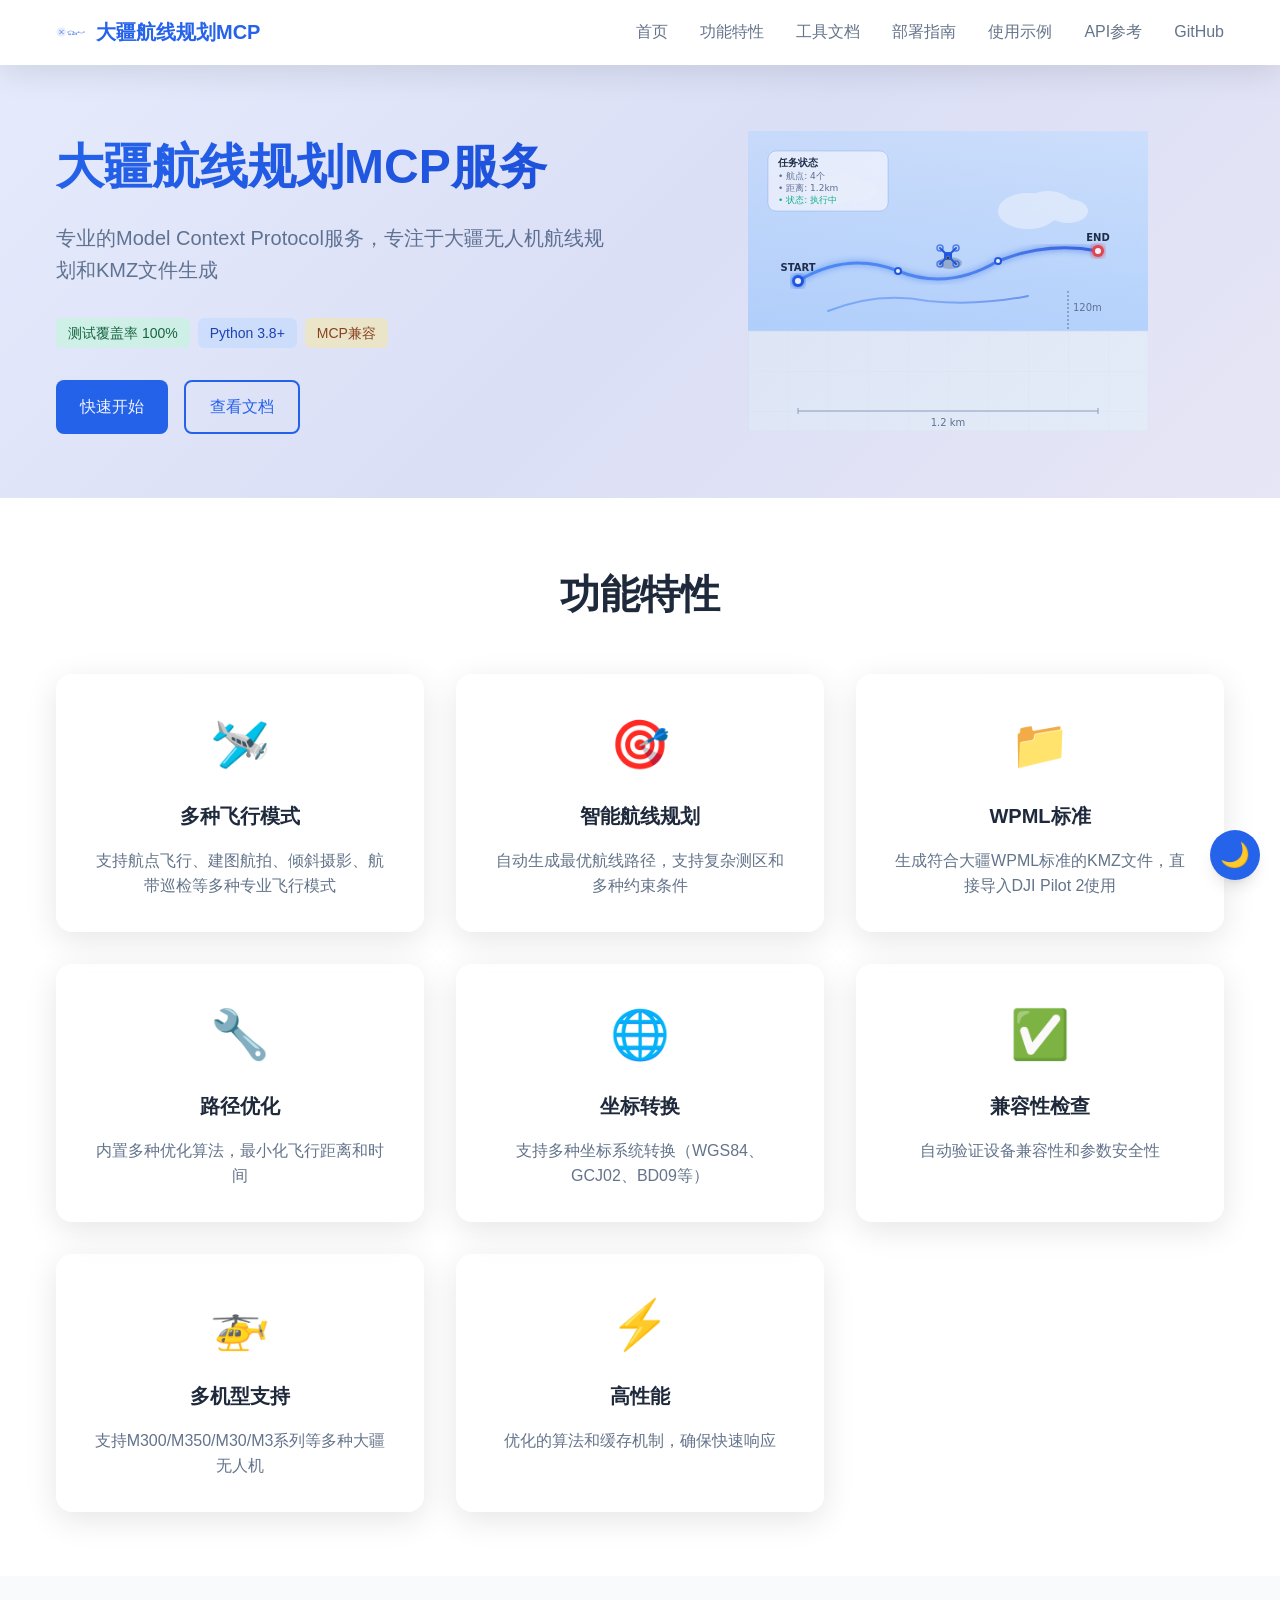
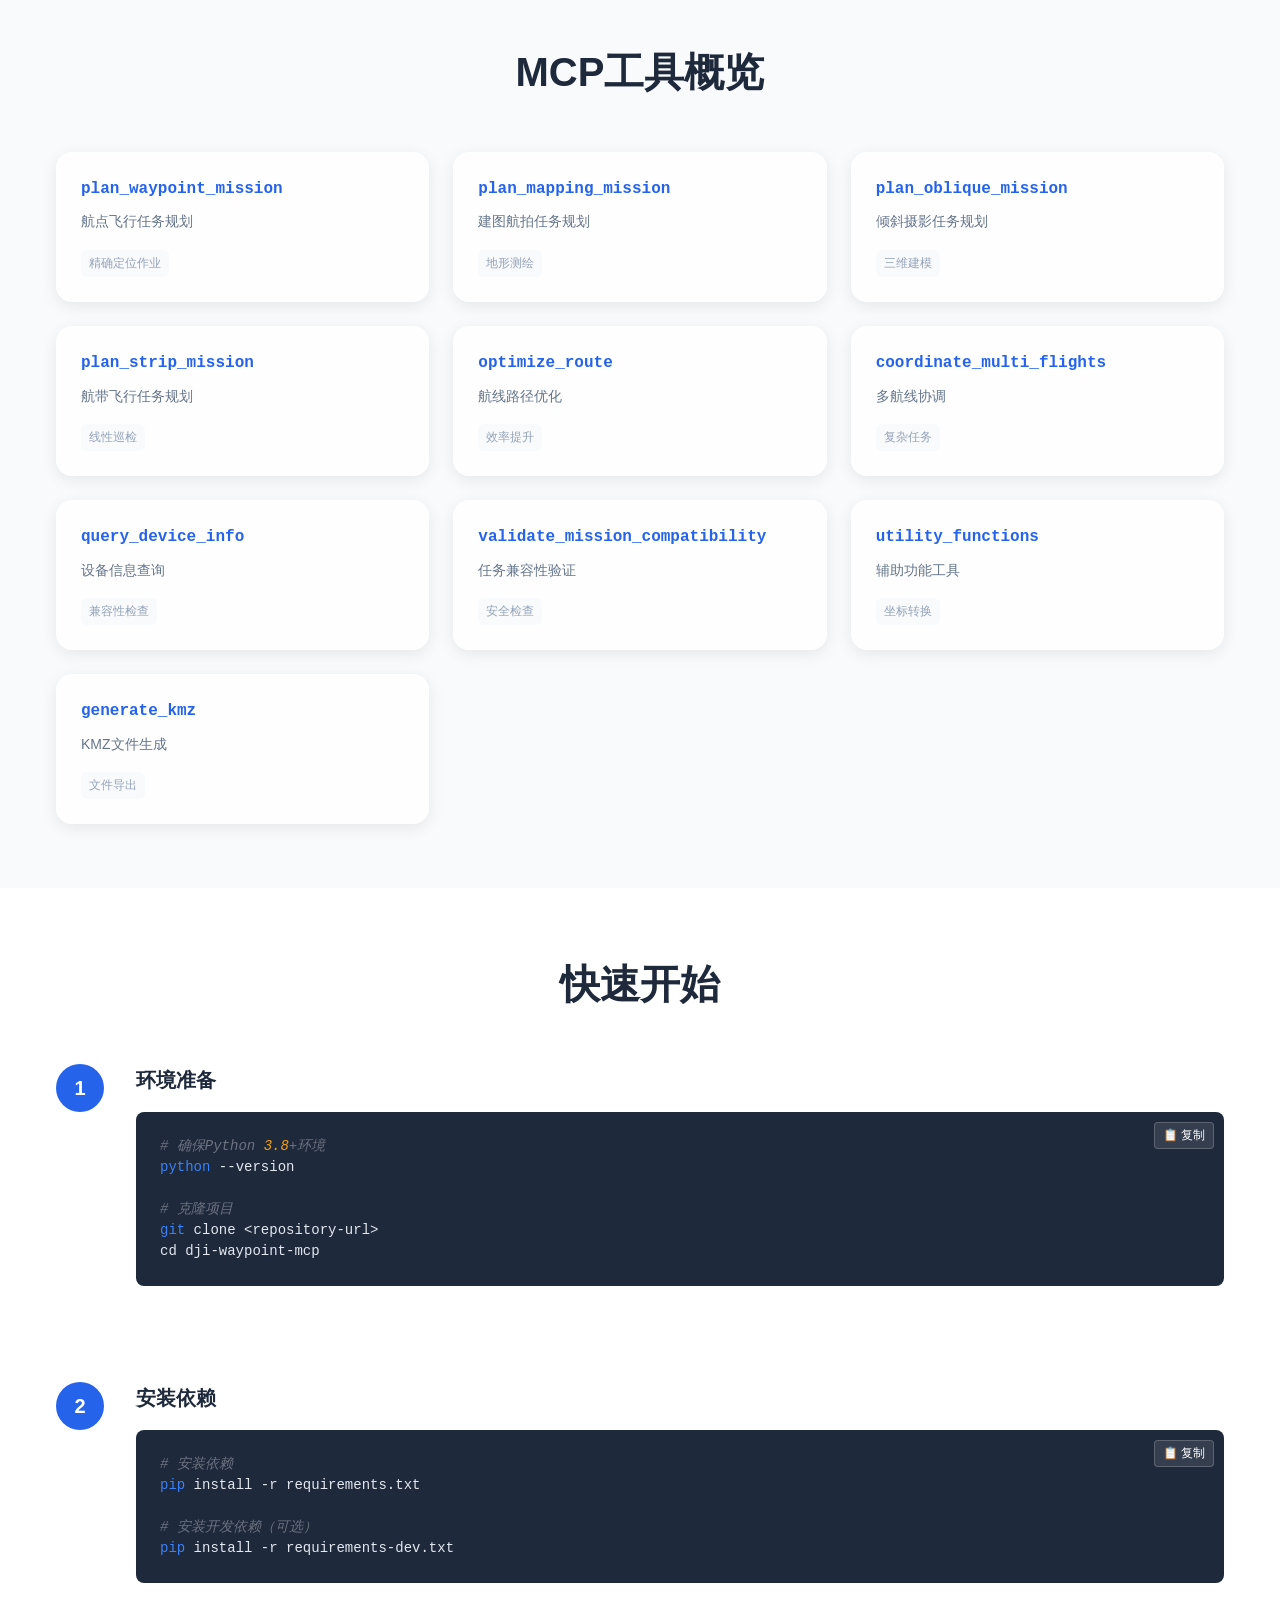
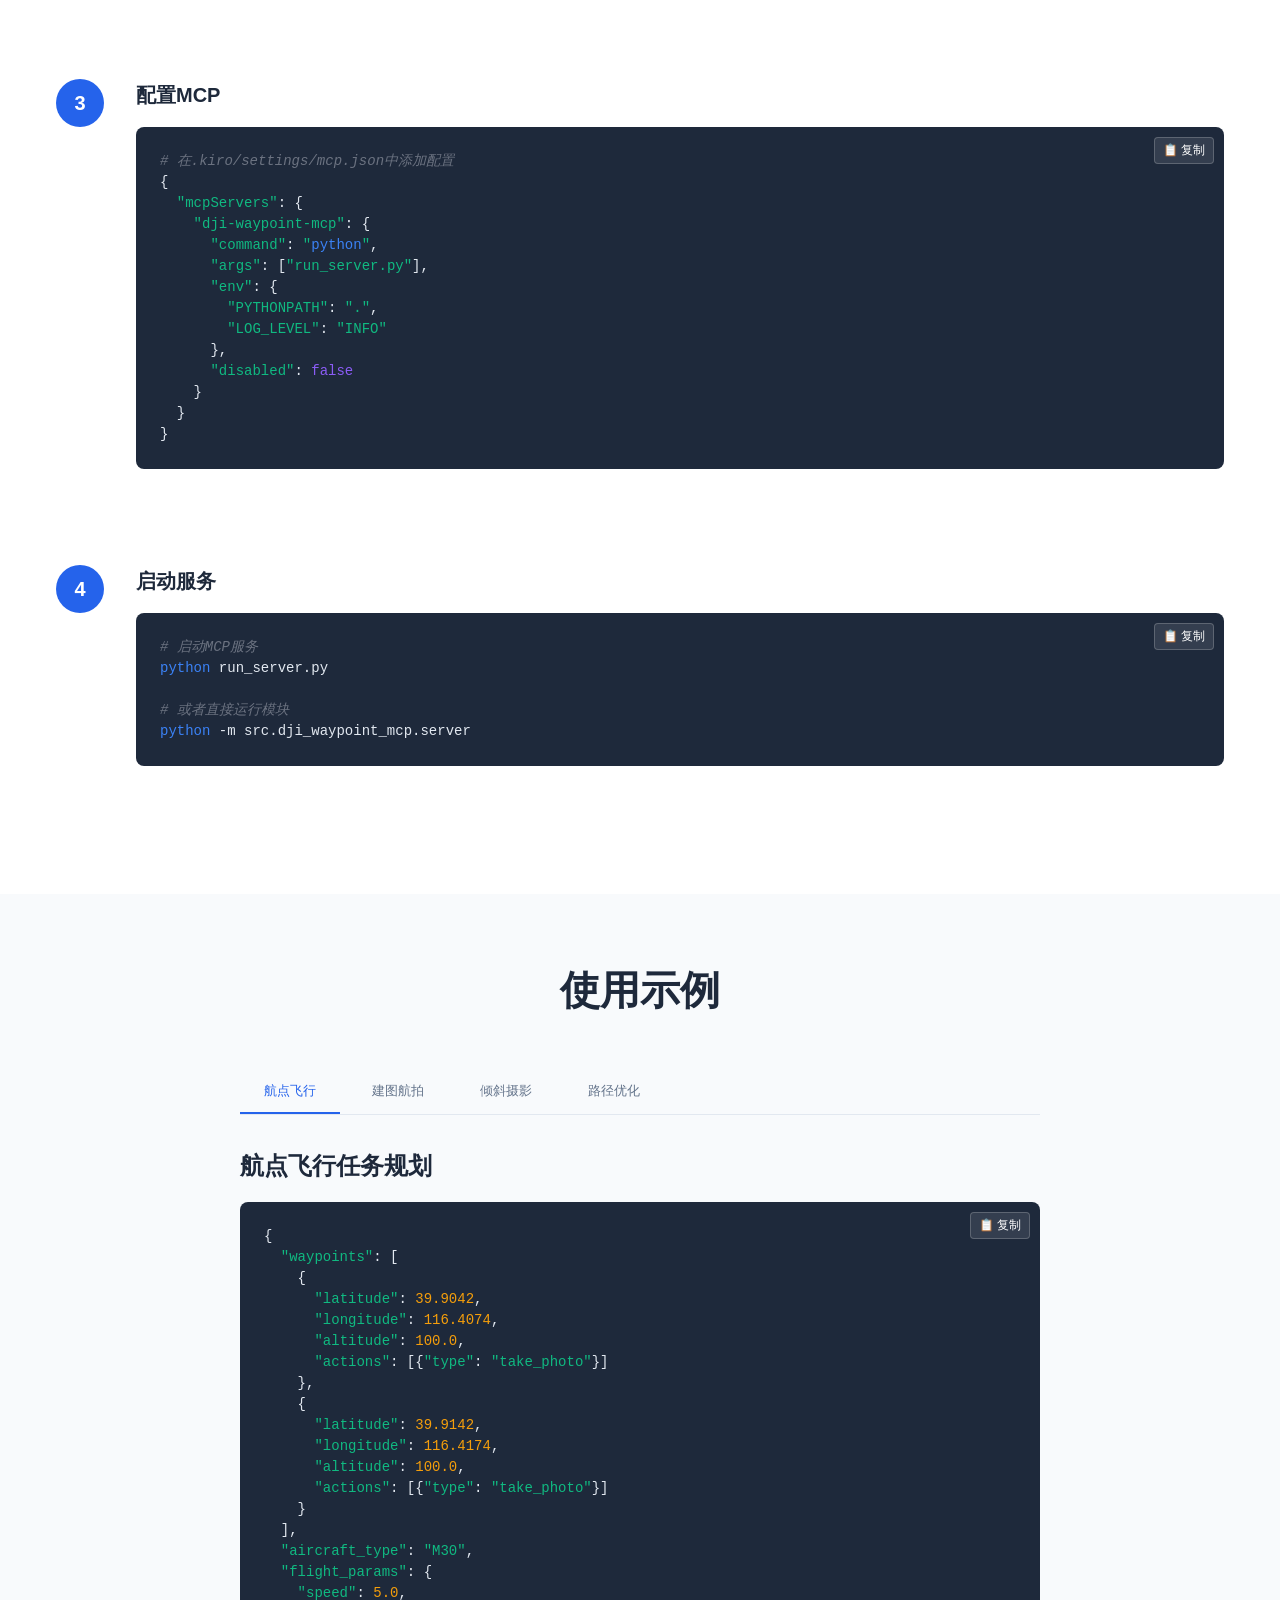
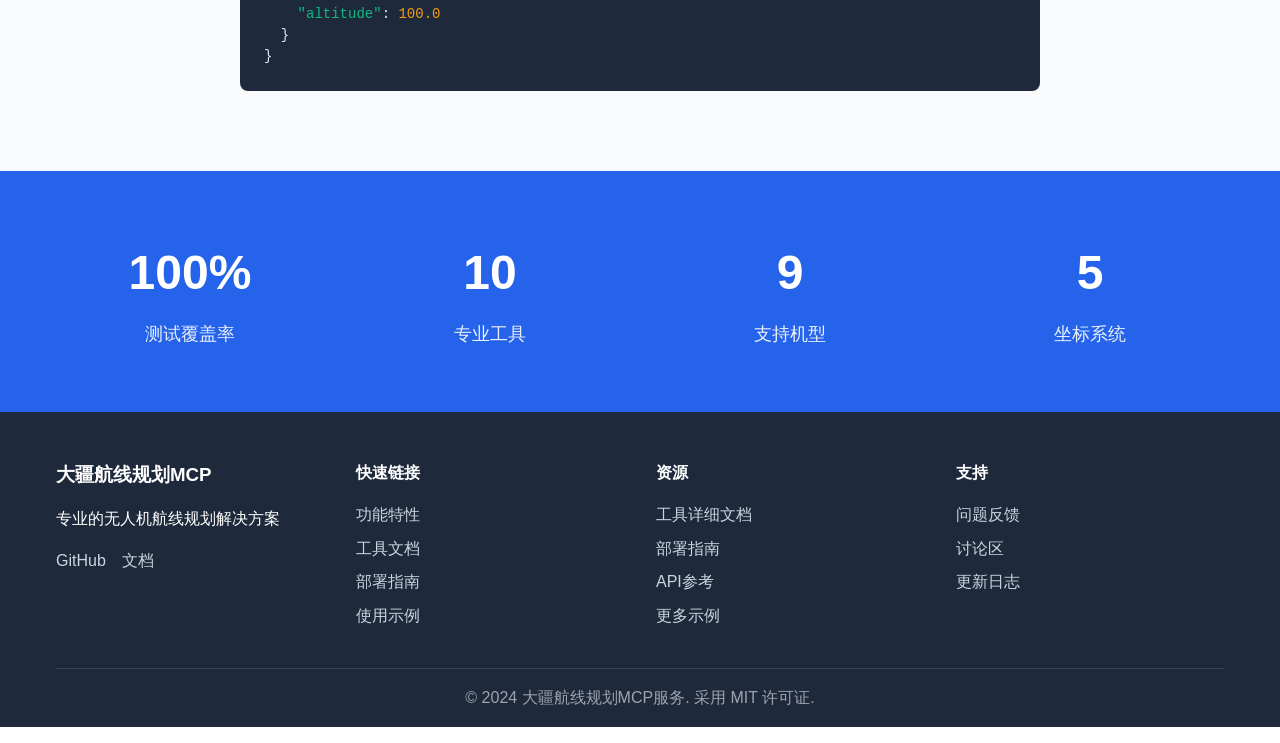
<file: dji-waypoint-mcp-main/website/index.html>
<!DOCTYPE html>
<html lang="zh-CN">
<head>
    <meta charset="UTF-8">
    <meta name="viewport" content="width=device-width, initial-scale=1.0">
    <title>大疆航线规划MCP服务 - 专业无人机航线规划解决方案</title>
    <link rel="stylesheet" href="assets/css/style.css">
    <link rel="stylesheet" href="assets/css/glassmorphism.css">
    <link rel="icon" href="assets/images/favicon.svg" type="image/svg+xml">
    <link rel="icon" href="assets/images/favicon.ico" type="image/x-icon">
    <meta name="theme-color" content="#2563eb">
    <meta name="description" content="专业的Model Context Protocol服务，专注于大疆无人机航线规划和KMZ文件生成，支持多种飞行模式和智能路径优化。">
    
    <!-- 预加载关键资源 -->
    <link rel="preload" href="assets/images/logo.svg" as="image" type="image/svg+xml">
    <link rel="preload" href="assets/images/drone-planning.svg" as="image" type="image/svg+xml">
    
    <!-- 减少动画偏好支持 -->
    <style>
        @media (prefers-reduced-motion: reduce) {
            *, *::before, *::after {
                animation-duration: 0.01ms !important;
                animation-iteration-count: 1 !important;
                transition-duration: 0.01ms !important;
                scroll-behavior: auto !important;
            }
        }
    </style>
</head>
<body>
    <!-- 导航栏 -->
    <nav class="navbar" role="navigation" aria-label="主导航">
        <div class="nav-container">
            <div class="nav-logo">
                <img src="assets/images/logo.svg" alt="大疆航线规划MCP服务" onerror="this.onerror=null; this.src='assets/images/placeholders/logo-placeholder.svg';" loading="eager">
                <span>大疆航线规划MCP</span>
            </div>
            <ul class="nav-menu" role="menubar">
                <li role="none"><a href="#home" role="menuitem">首页</a></li>
                <li role="none"><a href="#features" role="menuitem">功能特性</a></li>
                <li role="none"><a href="#tools" role="menuitem">工具文档</a></li>
                <li role="none"><a href="#deployment" role="menuitem">部署指南</a></li>
                <li role="none"><a href="#examples" role="menuitem">使用示例</a></li>
                <li role="none"><a href="#api" role="menuitem">API参考</a></li>
                <li role="none"><a href="https://github.com/your-org/dji-waypoint-mcp" target="_blank" rel="noopener noreferrer" role="menuitem">GitHub</a></li>
            </ul>
            <button class="hamburger" aria-label="切换导航菜单" aria-expanded="false" aria-controls="nav-menu">
                <span aria-hidden="true"></span>
                <span aria-hidden="true"></span>
                <span aria-hidden="true"></span>
            </button>
        </div>
    </nav>

    <!-- 主页面 -->
    <main>
        <!-- 英雄区域 -->
        <section id="home" class="hero">
            <div class="hero-container">
                <div class="hero-content">
                    <h1>大疆航线规划MCP服务</h1>
                    <p class="hero-subtitle">专业的Model Context Protocol服务，专注于大疆无人机航线规划和KMZ文件生成</p>
                    <div class="hero-badges">
                        <span class="badge badge-success">测试覆盖率 100%</span>
                        <span class="badge badge-info">Python 3.8+</span>
                        <span class="badge badge-warning">MCP兼容</span>
                    </div>
                    <div class="hero-actions">
                        <a href="#deployment" class="btn btn-primary">快速开始</a>
                        <a href="#tools" class="btn btn-secondary">查看文档</a>
                    </div>
                </div>
                <div class="hero-image">
                    <img src="assets/images/drone-planning.svg" alt="无人机航线规划示意图" onerror="this.onerror=null; this.src='assets/images/placeholders/hero-placeholder.svg';">
                </div>
            </div>
        </section>

        <!-- 功能特性 -->
        <section id="features" class="features">
            <div class="container">
                <h2>功能特性</h2>
                <div class="features-grid">
                    <div class="feature-card">
                        <div class="feature-icon">🛩️</div>
                        <h3>多种飞行模式</h3>
                        <p>支持航点飞行、建图航拍、倾斜摄影、航带巡检等多种专业飞行模式</p>
                    </div>
                    <div class="feature-card">
                        <div class="feature-icon">🎯</div>
                        <h3>智能航线规划</h3>
                        <p>自动生成最优航线路径，支持复杂测区和多种约束条件</p>
                    </div>
                    <div class="feature-card">
                        <div class="feature-icon">📁</div>
                        <h3>WPML标准</h3>
                        <p>生成符合大疆WPML标准的KMZ文件，直接导入DJI Pilot 2使用</p>
                    </div>
                    <div class="feature-card">
                        <div class="feature-icon">🔧</div>
                        <h3>路径优化</h3>
                        <p>内置多种优化算法，最小化飞行距离和时间</p>
                    </div>
                    <div class="feature-card">
                        <div class="feature-icon">🌐</div>
                        <h3>坐标转换</h3>
                        <p>支持多种坐标系统转换（WGS84、GCJ02、BD09等）</p>
                    </div>
                    <div class="feature-card">
                        <div class="feature-icon">✅</div>
                        <h3>兼容性检查</h3>
                        <p>自动验证设备兼容性和参数安全性</p>
                    </div>
                    <div class="feature-card">
                        <div class="feature-icon">🚁</div>
                        <h3>多机型支持</h3>
                        <p>支持M300/M350/M30/M3系列等多种大疆无人机</p>
                    </div>
                    <div class="feature-card">
                        <div class="feature-icon">⚡</div>
                        <h3>高性能</h3>
                        <p>优化的算法和缓存机制，确保快速响应</p>
                    </div>
                </div>
            </div>
        </section>

        <!-- 工具概览 -->
        <section id="tools" class="tools-overview">
            <div class="container">
                <h2>MCP工具概览</h2>
                <div class="tools-grid">
                    <div class="tool-card" data-tool="waypoint">
                        <h3>plan_waypoint_mission</h3>
                        <p>航点飞行任务规划</p>
                        <span class="tool-category">精确定位作业</span>
                    </div>
                    <div class="tool-card" data-tool="mapping">
                        <h3>plan_mapping_mission</h3>
                        <p>建图航拍任务规划</p>
                        <span class="tool-category">地形测绘</span>
                    </div>
                    <div class="tool-card" data-tool="oblique">
                        <h3>plan_oblique_mission</h3>
                        <p>倾斜摄影任务规划</p>
                        <span class="tool-category">三维建模</span>
                    </div>
                    <div class="tool-card" data-tool="strip">
                        <h3>plan_strip_mission</h3>
                        <p>航带飞行任务规划</p>
                        <span class="tool-category">线性巡检</span>
                    </div>
                    <div class="tool-card" data-tool="optimize">
                        <h3>optimize_route</h3>
                        <p>航线路径优化</p>
                        <span class="tool-category">效率提升</span>
                    </div>
                    <div class="tool-card" data-tool="coordinate">
                        <h3>coordinate_multi_flights</h3>
                        <p>多航线协调</p>
                        <span class="tool-category">复杂任务</span>
                    </div>
                    <div class="tool-card" data-tool="device">
                        <h3>query_device_info</h3>
                        <p>设备信息查询</p>
                        <span class="tool-category">兼容性检查</span>
                    </div>
                    <div class="tool-card" data-tool="validate">
                        <h3>validate_mission_compatibility</h3>
                        <p>任务兼容性验证</p>
                        <span class="tool-category">安全检查</span>
                    </div>
                    <div class="tool-card" data-tool="utility">
                        <h3>utility_functions</h3>
                        <p>辅助功能工具</p>
                        <span class="tool-category">坐标转换</span>
                    </div>
                    <div class="tool-card" data-tool="kmz">
                        <h3>generate_kmz</h3>
                        <p>KMZ文件生成</p>
                        <span class="tool-category">文件导出</span>
                    </div>
                </div>
            </div>
        </section>

        <!-- 快速开始 -->
        <section id="deployment" class="quick-start">
            <div class="container">
                <h2>快速开始</h2>
                <div class="steps">
                    <div class="step">
                        <div class="step-number">1</div>
                        <div class="step-content">
                            <h3>环境准备</h3>
                            <div class="code-block">
                                <pre><code># 确保Python 3.8+环境
python --version

# 克隆项目
git clone &lt;repository-url&gt;
cd dji-waypoint-mcp</code></pre>
                            </div>
                        </div>
                    </div>
                    <div class="step">
                        <div class="step-number">2</div>
                        <div class="step-content">
                            <h3>安装依赖</h3>
                            <div class="code-block">
                                <pre><code># 安装依赖
pip install -r requirements.txt

# 安装开发依赖（可选）
pip install -r requirements-dev.txt</code></pre>
                            </div>
                        </div>
                    </div>
                    <div class="step">
                        <div class="step-number">3</div>
                        <div class="step-content">
                            <h3>配置MCP</h3>
                            <div class="code-block">
                                <pre><code># 在.kiro/settings/mcp.json中添加配置
{
  "mcpServers": {
    "dji-waypoint-mcp": {
      "command": "python",
      "args": ["run_server.py"],
      "env": {
        "PYTHONPATH": ".",
        "LOG_LEVEL": "INFO"
      },
      "disabled": false
    }
  }
}</code></pre>
                            </div>
                        </div>
                    </div>
                    <div class="step">
                        <div class="step-number">4</div>
                        <div class="step-content">
                            <h3>启动服务</h3>
                            <div class="code-block">
                                <pre><code># 启动MCP服务
python run_server.py

# 或者直接运行模块
python -m src.dji_waypoint_mcp.server</code></pre>
                            </div>
                        </div>
                    </div>
                </div>
            </div>
        </section>

        <!-- 使用示例 -->
        <section id="examples" class="examples">
            <div class="container">
                <h2>使用示例</h2>
                <div class="example-tabs">
                    <div class="tab-buttons">
                        <button class="tab-button active" data-tab="waypoint">航点飞行</button>
                        <button class="tab-button" data-tab="mapping">建图航拍</button>
                        <button class="tab-button" data-tab="oblique">倾斜摄影</button>
                        <button class="tab-button" data-tab="optimization">路径优化</button>
                    </div>
                    <div class="tab-content">
                        <div class="tab-panel active" id="waypoint-panel">
                            <h3>航点飞行任务规划</h3>
                            <div class="code-block">
                                <pre><code>{
  "waypoints": [
    {
      "latitude": 39.9042,
      "longitude": 116.4074,
      "altitude": 100.0,
      "actions": [{"type": "take_photo"}]
    },
    {
      "latitude": 39.9142,
      "longitude": 116.4174,
      "altitude": 100.0,
      "actions": [{"type": "take_photo"}]
    }
  ],
  "aircraft_type": "M30",
  "flight_params": {
    "speed": 5.0,
    "altitude": 100.0
  }
}</code></pre>
                            </div>
                        </div>
                        <div class="tab-panel" id="mapping-panel">
                            <h3>建图航拍任务规划</h3>
                            <div class="code-block">
                                <pre><code>{
  "survey_area": {
    "type": "rectangle",
    "coordinates": [
      [116.4074, 39.9042],
      [116.4174, 39.9142]
    ]
  },
  "mapping_params": {
    "altitude": 120.0,
    "overlap_rate": {
      "front": 0.8,
      "side": 0.7
    },
    "direction": 0
  },
  "aircraft_type": "M30"
}</code></pre>
                            </div>
                        </div>
                        <div class="tab-panel" id="oblique-panel">
                            <h3>倾斜摄影任务规划</h3>
                            <div class="code-block">
                                <pre><code>{
  "survey_area": {
    "type": "polygon",
    "coordinates": [
      [116.4074, 39.9042],
      [116.4174, 39.9042],
      [116.4174, 39.9142],
      [116.4074, 39.9142],
      [116.4074, 39.9042]
    ]
  },
  "oblique_params": {
    "altitude": 150.0,
    "overlap_rate": {
      "front": 0.8,
      "side": 0.7
    },
    "oblique_angle": -45.0,
    "nadir_flight": true
  },
  "aircraft_type": "M300_RTK"
}</code></pre>
                            </div>
                        </div>
                        <div class="tab-panel" id="optimization-panel">
                            <h3>航线路径优化</h3>
                            <div class="code-block">
                                <pre><code>{
  "waypoints": [
    {
      "coordinates": {
        "latitude": 39.9042,
        "longitude": 116.4074,
        "altitude": 100.0
      },
      "priority": 5,
      "visit_time": 10.0
    }
  ],
  "optimization_method": "two_opt",
  "optimization_objective": "minimize_distance",
  "flight_speed": 5.0,
  "start_point_fixed": true
}</code></pre>
                            </div>
                        </div>
                    </div>
                </div>
            </div>
        </section>

        <!-- 性能指标 -->
        <section class="stats">
            <div class="container">
                <div class="stats-grid">
                    <div class="stat-item">
                        <div class="stat-number">100%</div>
                        <div class="stat-label">测试覆盖率</div>
                    </div>
                    <div class="stat-item">
                        <div class="stat-number">10</div>
                        <div class="stat-label">专业工具</div>
                    </div>
                    <div class="stat-item">
                        <div class="stat-number">9</div>
                        <div class="stat-label">支持机型</div>
                    </div>
                    <div class="stat-item">
                        <div class="stat-number">5</div>
                        <div class="stat-label">坐标系统</div>
                    </div>
                </div>
            </div>
        </section>
    </main>

    <!-- 页脚 -->
    <footer class="footer">
        <div class="container">
            <div class="footer-content">
                <div class="footer-section">
                    <h3>大疆航线规划MCP</h3>
                    <p>专业的无人机航线规划解决方案</p>
                    <div class="social-links">
                        <a href="https://github.com/your-org/dji-waypoint-mcp" target="_blank">GitHub</a>
                        <a href="#" target="_blank">文档</a>
                    </div>
                </div>
                <div class="footer-section">
                    <h4>快速链接</h4>
                    <ul>
                        <li><a href="#features">功能特性</a></li>
                        <li><a href="#tools">工具文档</a></li>
                        <li><a href="#deployment">部署指南</a></li>
                        <li><a href="#examples">使用示例</a></li>
                    </ul>
                </div>
                <div class="footer-section">
                    <h4>资源</h4>
                    <ul>
                        <li><a href="tools.html">工具详细文档</a></li>
                        <li><a href="deployment.html">部署指南</a></li>
                        <li><a href="api.html">API参考</a></li>
                        <li><a href="examples.html">更多示例</a></li>
                    </ul>
                </div>
                <div class="footer-section">
                    <h4>支持</h4>
                    <ul>
                        <li><a href="https://github.com/your-org/dji-waypoint-mcp/issues" target="_blank">问题反馈</a></li>
                        <li><a href="https://github.com/your-org/dji-waypoint-mcp/discussions" target="_blank">讨论区</a></li>
                        <li><a href="#" target="_blank">更新日志</a></li>
                    </ul>
                </div>
            </div>
            <div class="footer-bottom">
                <p>&copy; 2024 大疆航线规划MCP服务. 采用 MIT 许可证.</p>
            </div>
        </div>
    </footer>

    <script src="assets/js/main.js"></script>
</body>
</html>
</file>
<file: dji-waypoint-mcp-main/website/assets/css/style.css>
/* 基础样式重置 */
* {
    margin: 0;
    padding: 0;
    box-sizing: border-box;
}

/* 根变量定义 */
:root {
    --primary-color: #2563eb;
    --primary-dark: #1d4ed8;
    --primary-light: #3b82f6;
    --secondary-color: #64748b;
    --accent-color: #f59e0b;
    --success-color: #10b981;
    --warning-color: #f59e0b;
    --error-color: #ef4444;
    --background-color: #ffffff;
    --surface-color: #f8fafc;
    --text-primary: #1e293b;
    --text-secondary: #64748b;
    --text-muted: #94a3b8;
    --border-color: #e2e8f0;
    --shadow-sm: 0 1px 2px 0 rgb(0 0 0 / 0.05);
    --shadow-md: 0 4px 6px -1px rgb(0 0 0 / 0.1), 0 2px 4px -2px rgb(0 0 0 / 0.1);
    --shadow-lg: 0 10px 15px -3px rgb(0 0 0 / 0.1), 0 4px 6px -4px rgb(0 0 0 / 0.1);
    --shadow-xl: 0 20px 25px -5px rgb(0 0 0 / 0.1), 0 10px 10px -5px rgb(0 0 0 / 0.04);
    --radius-sm: 0.375rem;
    --radius-md: 0.5rem;
    --radius-lg: 0.75rem;
    --radius-xl: 1rem;
    --font-sans: -apple-system, BlinkMacSystemFont, 'Segoe UI', Roboto, 'Helvetica Neue', Arial, sans-serif;
    --font-mono: 'SF Mono', Monaco, Inconsolata, 'Roboto Mono', Consolas, 'Courier New', monospace;
    
    /* 渐变色定义 */
    --gradient-primary: linear-gradient(135deg, #667eea 0%, #764ba2 100%);
    --gradient-secondary: linear-gradient(135deg, #f093fb 0%, #f5576c 100%);
    --gradient-accent: linear-gradient(135deg, #4facfe 0%, #00f2fe 100%);
    --gradient-hero: linear-gradient(135deg, 
        rgba(102, 126, 234, 0.1) 0%, 
        rgba(118, 75, 162, 0.1) 100%);
    --gradient-card: linear-gradient(135deg, 
        rgba(255, 255, 255, 0.1) 0%, 
        rgba(255, 255, 255, 0.05) 100%);
    
    /* 毛玻璃效果变量 */
    --glass-bg: rgba(255, 255, 255, 0.1);
    --glass-border: rgba(255, 255, 255, 0.2);
    --glass-shadow: 0 8px 32px rgba(0, 0, 0, 0.1);
}

/* 基础样式 */
body {
    font-family: var(--font-sans);
    line-height: 1.6;
    color: var(--text-primary);
    background-color: var(--background-color);
}

.container {
    max-width: 1200px;
    margin: 0 auto;
    padding: 0 1rem;
}

/* 导航栏样式 */
.navbar {
    background: rgba(255, 255, 255, 0.8);
    backdrop-filter: blur(20px) saturate(180%);
    -webkit-backdrop-filter: blur(20px) saturate(180%);
    border-bottom: 1px solid rgba(255, 255, 255, 0.2);
    box-shadow: 0 8px 32px rgba(0, 0, 0, 0.1);
    position: sticky;
    top: 0;
    z-index: 1000;
    transition: all 0.3s cubic-bezier(0.4, 0, 0.2, 1);
}

.navbar.scrolled {
    background: rgba(255, 255, 255, 0.9);
    backdrop-filter: blur(25px) saturate(200%);
    -webkit-backdrop-filter: blur(25px) saturate(200%);
    box-shadow: 0 12px 40px rgba(0, 0, 0, 0.15);
}

.nav-container {
    display: flex;
    justify-content: space-between;
    align-items: center;
    padding: 1rem;
    max-width: 1200px;
    margin: 0 auto;
}

.nav-logo {
    display: flex;
    align-items: center;
    gap: 0.5rem;
    font-weight: 600;
    font-size: 1.25rem;
    color: var(--primary-color);
}

.nav-logo img {
    width: 32px;
    height: 32px;
}

.nav-menu {
    display: flex;
    list-style: none;
    gap: 2rem;
    align-items: center;
}

.nav-menu a {
    text-decoration: none;
    color: var(--text-secondary);
    font-weight: 500;
    transition: color 0.2s ease;
    padding: 0.5rem 0;
    position: relative;
}

.nav-menu a:hover,
.nav-menu a.active {
    color: var(--primary-color);
}

.nav-menu a.active::after {
    content: '';
    position: absolute;
    bottom: -1px;
    left: 0;
    right: 0;
    height: 2px;
    background: var(--primary-color);
}

.hamburger {
    display: none;
    flex-direction: column;
    cursor: pointer;
    gap: 4px;
}

.hamburger span {
    width: 25px;
    height: 3px;
    background: var(--text-primary);
    transition: 0.3s;
}

/* 英雄区域样式 */
.hero {
    padding: 4rem 0;
    background: var(--gradient-hero);
    position: relative;
    overflow: hidden;
}

.hero::before {
    content: '';
    position: absolute;
    top: 0;
    left: 0;
    right: 0;
    bottom: 0;
    background: linear-gradient(135deg, 
        rgba(37, 99, 235, 0.05) 0%, 
        rgba(29, 78, 216, 0.1) 50%,
        rgba(37, 99, 235, 0.05) 100%);
    pointer-events: none;
}

.hero-container {
    display: grid;
    grid-template-columns: 1fr 1fr;
    gap: 4rem;
    align-items: center;
    max-width: 1200px;
    margin: 0 auto;
    padding: 0 1rem;
}

.hero-content h1 {
    font-size: 3rem;
    font-weight: 700;
    margin-bottom: 1rem;
    background: linear-gradient(135deg, var(--primary-color), var(--primary-dark));
    -webkit-background-clip: text;
    -webkit-text-fill-color: transparent;
    background-clip: text;
}

.hero-subtitle {
    font-size: 1.25rem;
    color: var(--text-secondary);
    margin-bottom: 2rem;
}

.hero-badges {
    display: flex;
    gap: 0.5rem;
    margin-bottom: 2rem;
    flex-wrap: wrap;
}

.badge {
    padding: 0.25rem 0.75rem;
    border-radius: var(--radius-sm);
    font-size: 0.875rem;
    font-weight: 500;
}

.badge-success {
    background: #dcfce7;
    color: #166534;
}

.badge-info {
    background: #dbeafe;
    color: #1e40af;
}

.badge-warning {
    background: #fef3c7;
    color: #92400e;
}

.hero-actions {
    display: flex;
    gap: 1rem;
}

.btn {
    padding: 0.75rem 1.5rem;
    border-radius: var(--radius-md);
    text-decoration: none;
    font-weight: 500;
    transition: all 0.2s ease;
    display: inline-flex;
    align-items: center;
    gap: 0.5rem;
}

.btn-primary {
    background: var(--primary-color);
    color: white;
}

.btn-primary:hover {
    background: var(--primary-dark);
    transform: translateY(-1px);
    box-shadow: var(--shadow-md);
}

.btn-secondary {
    background: transparent;
    color: var(--primary-color);
    border: 2px solid var(--primary-color);
}

.btn-secondary:hover {
    background: var(--primary-color);
    color: white;
}

.hero-image {
    display: flex;
    justify-content: center;
    align-items: center;
}

.hero-image img {
    max-width: 100%;
    height: auto;
}

/* 功能特性样式 */
.features {
    padding: 4rem 0;
    background: var(--background-color);
}

.features h2 {
    text-align: center;
    font-size: 2.5rem;
    font-weight: 700;
    margin-bottom: 3rem;
    color: var(--text-primary);
}

.features-grid {
    display: grid;
    grid-template-columns: repeat(auto-fit, minmax(300px, 1fr));
    gap: 2rem;
}

.feature-card {
    background: rgba(255, 255, 255, 0.1);
    backdrop-filter: blur(10px) saturate(120%);
    -webkit-backdrop-filter: blur(10px) saturate(120%);
    border: 1px solid rgba(255, 255, 255, 0.2);
    padding: 2rem;
    border-radius: var(--radius-xl);
    text-align: center;
    transition: all 0.3s cubic-bezier(0.4, 0, 0.2, 1);
    position: relative;
    overflow: hidden;
    box-shadow: var(--glass-shadow);
}

.feature-card::before {
    content: '';
    position: absolute;
    top: 0;
    left: 0;
    right: 0;
    height: 1px;
    background: linear-gradient(90deg, 
        transparent 0%, 
        rgba(255, 255, 255, 0.4) 50%, 
        transparent 100%);
}

.feature-card:hover {
    transform: translateY(-8px);
    box-shadow: 0 16px 48px rgba(0, 0, 0, 0.15);
    border-color: rgba(255, 255, 255, 0.3);
    background: rgba(255, 255, 255, 0.15);
}

.feature-icon {
    font-size: 3rem;
    margin-bottom: 1rem;
}

.feature-card h3 {
    font-size: 1.25rem;
    font-weight: 600;
    margin-bottom: 1rem;
    color: var(--text-primary);
}

.feature-card p {
    color: var(--text-secondary);
    line-height: 1.6;
}

/* 工具概览样式 */
.tools-overview {
    padding: 4rem 0;
    background: var(--surface-color);
}

.tools-overview h2 {
    text-align: center;
    font-size: 2.5rem;
    font-weight: 700;
    margin-bottom: 3rem;
    color: var(--text-primary);
}

.tools-grid {
    display: grid;
    grid-template-columns: repeat(auto-fit, minmax(280px, 1fr));
    gap: 1.5rem;
}

.tool-card {
    background: rgba(255, 255, 255, 0.8);
    backdrop-filter: blur(8px) saturate(110%);
    -webkit-backdrop-filter: blur(8px) saturate(110%);
    border: 1px solid rgba(255, 255, 255, 0.3);
    padding: 1.5rem;
    border-radius: var(--radius-xl);
    transition: all 0.3s cubic-bezier(0.4, 0, 0.2, 1);
    cursor: pointer;
    position: relative;
    overflow: hidden;
    box-shadow: 0 4px 16px rgba(0, 0, 0, 0.08);
}

.tool-card::before {
    content: '';
    position: absolute;
    top: 0;
    left: 0;
    right: 0;
    height: 1px;
    background: linear-gradient(90deg, 
        transparent 0%, 
        rgba(37, 99, 235, 0.3) 50%, 
        transparent 100%);
    opacity: 0;
    transition: opacity 0.3s ease;
}

.tool-card:hover {
    transform: translateY(-4px);
    box-shadow: 0 12px 32px rgba(0, 0, 0, 0.12);
    border-color: rgba(37, 99, 235, 0.4);
    background: rgba(255, 255, 255, 0.9);
}

.tool-card:hover::before {
    opacity: 1;
}

.tool-card h3 {
    font-family: var(--font-mono);
    font-size: 1rem;
    color: var(--primary-color);
    margin-bottom: 0.5rem;
}

.tool-card p {
    color: var(--text-secondary);
    margin-bottom: 1rem;
    font-size: 0.875rem;
}

.tool-category {
    display: inline-block;
    padding: 0.25rem 0.5rem;
    background: var(--surface-color);
    color: var(--text-muted);
    font-size: 0.75rem;
    border-radius: var(--radius-sm);
}

/* 快速开始样式 */
.quick-start {
    padding: 4rem 0;
    background: var(--background-color);
}

.quick-start h2 {
    text-align: center;
    font-size: 2.5rem;
    font-weight: 700;
    margin-bottom: 3rem;
    color: var(--text-primary);
}

.steps {
    display: flex;
    flex-direction: column;
    gap: 2rem;
}

.step {
    display: flex;
    gap: 2rem;
    align-items: flex-start;
}

.step-number {
    flex-shrink: 0;
    width: 3rem;
    height: 3rem;
    background: var(--primary-color);
    color: white;
    border-radius: 50%;
    display: flex;
    align-items: center;
    justify-content: center;
    font-weight: 600;
    font-size: 1.25rem;
}

.step-content {
    flex: 1;
}

.step-content h3 {
    font-size: 1.5rem;
    font-weight: 600;
    margin-bottom: 1rem;
    color: var(--text-primary);
}

/* 代码块样式 */
.code-block {
    background: #1e293b;
    border-radius: var(--radius-md);
    padding: 1.5rem;
    margin: 1rem 0;
    overflow-x: auto;
}

.code-block pre {
    color: #e2e8f0;
    font-family: var(--font-mono);
    font-size: 0.875rem;
    line-height: 1.5;
    margin: 0;
}

.code-block code {
    font-family: var(--font-mono);
    background: transparent;
}

/* 示例区域样式 */
.examples {
    padding: 4rem 0;
    background: var(--surface-color);
}

.examples h2 {
    text-align: center;
    font-size: 2.5rem;
    font-weight: 700;
    margin-bottom: 3rem;
    color: var(--text-primary);
}

.example-tabs {
    max-width: 800px;
    margin: 0 auto;
}

.tab-buttons {
    display: flex;
    gap: 0.5rem;
    margin-bottom: 2rem;
    border-bottom: 1px solid var(--border-color);
}

.tab-button {
    padding: 0.75rem 1.5rem;
    background: transparent;
    border: none;
    color: var(--text-secondary);
    font-weight: 500;
    cursor: pointer;
    border-bottom: 2px solid transparent;
    transition: all 0.2s ease;
}

.tab-button.active,
.tab-button:hover {
    color: var(--primary-color);
    border-bottom-color: var(--primary-color);
}

.tab-panel {
    display: none;
}

.tab-panel.active {
    display: block;
}

.tab-panel h3 {
    font-size: 1.5rem;
    font-weight: 600;
    margin-bottom: 1rem;
    color: var(--text-primary);
}

/* 统计数据样式 */
.stats {
    padding: 4rem 0;
    background: var(--primary-color);
    color: white;
}

.stats-grid {
    display: grid;
    grid-template-columns: repeat(auto-fit, minmax(200px, 1fr));
    gap: 2rem;
}

.stat-item {
    text-align: center;
}

.stat-number {
    font-size: 3rem;
    font-weight: 700;
    margin-bottom: 0.5rem;
}

.stat-label {
    font-size: 1.125rem;
    opacity: 0.9;
}

/* 页脚样式 */
.footer {
    background: var(--text-primary);
    color: white;
    padding: 3rem 0 1rem;
}

.footer-content {
    display: grid;
    grid-template-columns: repeat(auto-fit, minmax(250px, 1fr));
    gap: 2rem;
    margin-bottom: 2rem;
}

.footer-section h3,
.footer-section h4 {
    margin-bottom: 1rem;
}

.footer-section ul {
    list-style: none;
}

.footer-section ul li {
    margin-bottom: 0.5rem;
}

.footer-section a {
    color: #cbd5e1;
    text-decoration: none;
    transition: color 0.2s ease;
}

.footer-section a:hover {
    color: white;
}

.social-links {
    display: flex;
    gap: 1rem;
    margin-top: 1rem;
}

.footer-bottom {
    border-top: 1px solid #374151;
    padding-top: 1rem;
    text-align: center;
    color: #9ca3af;
}

/* 文档页面样式 */
.documentation {
    padding: 2rem 0;
    min-height: calc(100vh - 200px);
}

.doc-layout {
    display: grid;
    grid-template-columns: 250px 1fr;
    gap: 3rem;
    max-width: 1200px;
    margin: 0 auto;
    padding: 0 1rem;
}

.doc-sidebar {
    position: sticky;
    top: 100px;
    height: fit-content;
}

.sidebar-content {
    background: var(--surface-color);
    padding: 1.5rem;
    border-radius: var(--radius-md);
    border: 1px solid var(--border-color);
}

.sidebar-content h3 {
    margin-bottom: 1rem;
    color: var(--text-primary);
}

.tool-nav,
.deployment-nav {
    list-style: none;
}

.tool-nav li,
.deployment-nav li {
    margin-bottom: 0.5rem;
}

.tool-nav a,
.deployment-nav a {
    color: var(--text-secondary);
    text-decoration: none;
    font-size: 0.875rem;
    transition: color 0.2s ease;
    display: block;
    padding: 0.25rem 0;
}

.tool-nav a:hover,
.deployment-nav a:hover {
    color: var(--primary-color);
}

.doc-content {
    flex: 1;
}

.doc-header {
    margin-bottom: 3rem;
}

.doc-header h1 {
    font-size: 2.5rem;
    font-weight: 700;
    margin-bottom: 1rem;
    color: var(--text-primary);
}

.doc-header p {
    font-size: 1.125rem;
    color: var(--text-secondary);
}

/* 工具文档样式 */
.tools-table {
    margin-bottom: 3rem;
}

.tools-table h2 {
    font-size: 2rem;
    font-weight: 600;
    margin-bottom: 1.5rem;
    color: var(--text-primary);
}

.table-responsive {
    overflow-x: auto;
}

.table-responsive table {
    width: 100%;
    border-collapse: collapse;
    background: var(--background-color);
    border-radius: var(--radius-md);
    overflow: hidden;
    box-shadow: var(--shadow-sm);
}

.table-responsive th,
.table-responsive td {
    padding: 1rem;
    text-align: left;
    border-bottom: 1px solid var(--border-color);
}

.table-responsive th {
    background: var(--surface-color);
    font-weight: 600;
    color: var(--text-primary);
}

.table-responsive td code {
    background: var(--surface-color);
    padding: 0.25rem 0.5rem;
    border-radius: var(--radius-sm);
    font-family: var(--font-mono);
    font-size: 0.875rem;
    color: var(--primary-color);
}

.tool-section {
    margin-bottom: 4rem;
    padding-bottom: 2rem;
    border-bottom: 1px solid var(--border-color);
}

.tool-section:last-child {
    border-bottom: none;
}

.tool-section h2 {
    font-size: 1.875rem;
    font-weight: 600;
    margin-bottom: 1rem;
    color: var(--text-primary);
}

.tool-section h3 {
    font-size: 1.25rem;
    font-weight: 600;
    margin: 2rem 0 1rem;
    color: var(--text-primary);
}

.tool-description {
    background: var(--surface-color);
    padding: 1.5rem;
    border-radius: var(--radius-md);
    margin-bottom: 2rem;
    border-left: 4px solid var(--primary-color);
}

.parameter-table table {
    width: 100%;
    border-collapse: collapse;
    margin: 1rem 0;
}

.parameter-table th,
.parameter-table td {
    padding: 0.75rem;
    text-align: left;
    border: 1px solid var(--border-color);
}

.parameter-table th {
    background: var(--surface-color);
    font-weight: 600;
}

.parameter-table code {
    background: var(--surface-color);
    padding: 0.25rem 0.5rem;
    border-radius: var(--radius-sm);
    font-family: var(--font-mono);
    font-size: 0.875rem;
}

.action-list {
    list-style: none;
    margin: 1rem 0;
}

.action-list li {
    padding: 0.5rem 0;
    border-bottom: 1px solid var(--border-color);
}

.action-list li:last-child {
    border-bottom: none;
}

/* 部署页面样式 */
.deployment-section {
    margin-bottom: 4rem;
    padding-bottom: 2rem;
    border-bottom: 1px solid var(--border-color);
}

.deployment-section:last-child {
    border-bottom: none;
}

.deployment-section h2 {
    font-size: 1.875rem;
    font-weight: 600;
    margin-bottom: 1.5rem;
    color: var(--text-primary);
}

.requirements-grid {
    display: grid;
    grid-template-columns: repeat(auto-fit, minmax(250px, 1fr));
    gap: 1.5rem;
    margin: 2rem 0;
}

.requirement-card {
    background: var(--surface-color);
    padding: 1.5rem;
    border-radius: var(--radius-md);
    border: 1px solid var(--border-color);
}

.requirement-card h3 {
    margin-bottom: 1rem;
    color: var(--text-primary);
}

.requirement-card ul {
    list-style: none;
}

.requirement-card li {
    padding: 0.25rem 0;
    color: var(--text-secondary);
}

.requirement-card li::before {
    content: '✓';
    color: var(--success-color);
    font-weight: bold;
    margin-right: 0.5rem;
}

.installation-steps {
    margin: 2rem 0;
}

.step {
    display: flex;
    gap: 2rem;
    margin-bottom: 3rem;
    align-items: flex-start;
}

.step-number {
    flex-shrink: 0;
    width: 3rem;
    height: 3rem;
    background: var(--primary-color);
    color: white;
    border-radius: 50%;
    display: flex;
    align-items: center;
    justify-content: center;
    font-weight: 600;
    font-size: 1.25rem;
}

.step-content {
    flex: 1;
}

.step-content h3 {
    font-size: 1.25rem;
    font-weight: 600;
    margin-bottom: 1rem;
    color: var(--text-primary);
}

/* 响应式设计 */
@media (max-width: 768px) {
    .hamburger {
        display: flex;
    }
    
    .nav-menu {
        display: none;
        position: absolute;
        top: 100%;
        left: 0;
        right: 0;
        background: rgba(255, 255, 255, 0.95);
        backdrop-filter: blur(15px) saturate(150%);
        -webkit-backdrop-filter: blur(15px) saturate(150%);
        flex-direction: column;
        padding: 1rem;
        border-top: 1px solid rgba(255, 255, 255, 0.2);
        box-shadow: 0 8px 32px rgba(0, 0, 0, 0.15);
        border-radius: 0 0 16px 16px;
    }
    
    .nav-menu.active {
        display: flex;
    }
    
    .hero-container {
        grid-template-columns: 1fr;
        gap: 2rem;
        text-align: center;
        padding: 0 1rem;
    }
    
    .hero-content h1 {
        font-size: 2rem;
    }
    
    .hero-badges {
        justify-content: center;
    }
    
    .features-grid {
        grid-template-columns: 1fr;
        gap: 1.5rem;
    }
    
    .feature-card {
        padding: 1.5rem;
        backdrop-filter: blur(8px) saturate(110%);
        -webkit-backdrop-filter: blur(8px) saturate(110%);
    }
    
    .tools-grid {
        grid-template-columns: 1fr;
        gap: 1rem;
    }
    
    .tool-card {
        backdrop-filter: blur(6px) saturate(105%);
        -webkit-backdrop-filter: blur(6px) saturate(105%);
        padding: 1.25rem;
    }
    
    .doc-layout {
        grid-template-columns: 1fr;
        gap: 2rem;
    }
    
    .doc-sidebar {
        position: static;
    }
    
    .tab-buttons {
        flex-wrap: wrap;
        gap: 0.25rem;
    }
    
    .tab-button {
        padding: 0.5rem 1rem;
        font-size: 0.875rem;
    }
    
    .stats-grid {
        grid-template-columns: repeat(2, 1fr);
        gap: 1rem;
    }
    
    .footer-content {
        grid-template-columns: 1fr;
        gap: 1.5rem;
    }
    
    /* 移动端毛玻璃效果优化 */
    .navbar {
        backdrop-filter: blur(15px) saturate(150%);
        -webkit-backdrop-filter: blur(15px) saturate(150%);
    }
    
    .glass-card {
        backdrop-filter: blur(8px) saturate(110%);
        -webkit-backdrop-filter: blur(8px) saturate(110%);
    }
    
    .glass-modal {
        backdrop-filter: blur(25px) saturate(180%);
        -webkit-backdrop-filter: blur(25px) saturate(180%);
    }
}

@media (max-width: 480px) {
    .hero-content h1 {
        font-size: 1.75rem;
    }
    
    .hero-actions {
        flex-direction: column;
    }
    
    .stats-grid {
        grid-template-columns: 1fr;
    }
    
    .step {
        flex-direction: column;
        gap: 1rem;
    }
    
    .step-number {
        align-self: flex-start;
    }
}

/* 打印样式 */
@media print {
    .navbar,
    .footer,
    .hero-actions,
    .tab-buttons {
        display: none;
    }
    
    .hero {
        padding: 1rem 0;
    }
    
    .code-block {
        background: #f8f9fa;
        border: 1px solid #dee2e6;
    }
    
    .code-block pre {
        color: #212529;
    }
}

/* 图片加载状态样式 */
img.loading {
    opacity: 0.5;
    filter: blur(2px);
    transition: all 0.3s ease;
}

img.loaded {
    opacity: 1;
    filter: blur(0);
}

img.fallback {
    opacity: 0.8;
    filter: grayscale(0.2);
}

/* 骨架屏效果 */
@keyframes skeleton-loading {
    0% {
        background-position: -200px 0;
    }
    100% {
        background-position: calc(200px + 100%) 0;
    }
}

.skeleton {
    background: linear-gradient(90deg, #f0f0f0 25%, #e0e0e0 50%, #f0f0f0 75%);
    background-size: 200px 100%;
    animation: skeleton-loading 1.5s infinite;
}

/* 辅助类 */
.text-center {
    text-align: center;
}

.text-left {
    text-align: left;
}

.text-right {
    text-align: right;
}

.mb-1 { margin-bottom: 0.25rem; }
.mb-2 { margin-bottom: 0.5rem; }
.mb-3 { margin-bottom: 1rem; }
.mb-4 { margin-bottom: 1.5rem; }
.mb-5 { margin-bottom: 2rem; }

.mt-1 { margin-top: 0.25rem; }
.mt-2 { margin-top: 0.5rem; }
.mt-3 { margin-top: 1rem; }
.mt-4 { margin-top: 1.5rem; }
.mt-5 { margin-top: 2rem; }

.p-1 { padding: 0.25rem; }
.p-2 { padding: 0.5rem; }
.p-3 { padding: 1rem; }
.p-4 { padding: 1.5rem; }
.p-5 { padding: 2rem; }

.hidden {
    display: none;
}

.visible {
    display: block;
}

/* 动画效果 */
@keyframes fadeIn {
    from {
        opacity: 0;
        transform: translateY(20px);
    }
    to {
        opacity: 1;
        transform: translateY(0);
    }
}

.fade-in {
    animation: fadeIn 0.6s ease-out;
}

@keyframes slideIn {
    from {
        transform: translateX(-100%);
    }
    to {
        transform: translateX(0);
    }
}

.slide-in {
    animation: slideIn 0.4s ease-out;
}

/* 滚动条样式 */
::-webkit-scrollbar {
    width: 8px;
}

::-webkit-scrollbar-track {
    background: var(--surface-color);
}

::-webkit-scrollbar-thumb {
    background: var(--border-color);
    border-radius: 4px;
}

::-webkit-scrollbar-thumb:hover {
    background: var(--text-muted);
}

/* 选择文本样式 */
::selection {
    background: var(--primary-color);
    color: white;
}

::-moz-selection {
    background: var(--primary-color);
    color: white;
}

/* 焦点样式 */
button:focus,
a:focus,
input:focus,
textarea:focus {
    outline: 2px solid var(--primary-color);
    outline-offset: 2px;
}

/* 无障碍支持 */
@media (prefers-reduced-motion: reduce) {
    *,
    *::before,
    *::after {
        animation-duration: 0.01ms !important;
        animation-iteration-count: 1 !important;
        transition-duration: 0.01ms !important;
    }
}

/* 深色模式支持 */
@media (prefers-color-scheme: dark) {
    :root {
        --background-color: #0f172a;
        --surface-color: #1e293b;
        --text-primary: #f1f5f9;
        --text-secondary: #cbd5e1;
        --text-muted: #64748b;
        --border-color: #334155;
        --glass-bg: rgba(30, 41, 59, 0.3);
        --glass-border: rgba(255, 255, 255, 0.1);
        --glass-shadow: 0 8px 32px rgba(0, 0, 0, 0.3);
    }
    
    .navbar {
        background: rgba(15, 23, 42, 0.8);
        border-bottom: 1px solid rgba(255, 255, 255, 0.1);
    }
    
    .navbar.scrolled {
        background: rgba(15, 23, 42, 0.9);
    }
    
    .feature-card {
        background: rgba(30, 41, 59, 0.3);
        border: 1px solid rgba(255, 255, 255, 0.1);
    }
    
    .feature-card:hover {
        background: rgba(30, 41, 59, 0.4);
        border-color: rgba(255, 255, 255, 0.2);
    }
    
    .tool-card {
        background: rgba(30, 41, 59, 0.4);
        border: 1px solid rgba(255, 255, 255, 0.1);
    }
    
    .tool-card:hover {
        background: rgba(30, 41, 59, 0.5);
        border-color: rgba(96, 165, 250, 0.4);
    }
    
    .code-block {
        background: #0f172a;
        border: 1px solid var(--border-color);
    }
}

/* 手动深色主题类 */
.dark-theme {
    --background-color: #0f172a;
    --surface-color: #1e293b;
    --text-primary: #f1f5f9;
    --text-secondary: #cbd5e1;
    --text-muted: #64748b;
    --border-color: #334155;
    --glass-bg: rgba(30, 41, 59, 0.3);
    --glass-border: rgba(255, 255, 255, 0.1);
    --glass-shadow: 0 8px 32px rgba(0, 0, 0, 0.3);
}

.dark-theme .navbar {
    background: rgba(15, 23, 42, 0.8);
    border-bottom: 1px solid rgba(255, 255, 255, 0.1);
}

.dark-theme .navbar.scrolled {
    background: rgba(15, 23, 42, 0.9);
}

.dark-theme .feature-card {
    background: rgba(30, 41, 59, 0.3);
    border: 1px solid rgba(255, 255, 255, 0.1);
}

.dark-theme .feature-card:hover {
    background: rgba(30, 41, 59, 0.4);
    border-color: rgba(255, 255, 255, 0.2);
}

.dark-theme .tool-card {
    background: rgba(30, 41, 59, 0.4);
    border: 1px solid rgba(255, 255, 255, 0.1);
}

.dark-theme .tool-card:hover {
    background: rgba(30, 41, 59, 0.5);
    border-color: rgba(96, 165, 250, 0.4);
}
</file>
<file: dji-waypoint-mcp-main/website/assets/css/glassmorphism.css>
/* 毛玻璃效果样式系统 */

/* 浏览器兼容性检测 */
@supports not (backdrop-filter: blur(1px)) {
  .glass-fallback {
    background: rgba(255, 255, 255, 0.95) !important;
    backdrop-filter: none !important;
  }
  
  .glass-fallback.dark {
    background: rgba(15, 23, 42, 0.95) !important;
  }
}

/* 基础毛玻璃效果类 */
.glass-base {
  backdrop-filter: blur(20px) saturate(180%);
  -webkit-backdrop-filter: blur(20px) saturate(180%);
  border: 1px solid rgba(255, 255, 255, 0.2);
  position: relative;
  overflow: hidden;
}

.glass-base::before {
  content: '';
  position: absolute;
  top: 0;
  left: 0;
  right: 0;
  bottom: 0;
  background: linear-gradient(135deg, 
    rgba(255, 255, 255, 0.1) 0%, 
    rgba(255, 255, 255, 0.05) 100%);
  pointer-events: none;
}

/* 导航栏毛玻璃效果 */
.glass-navbar {
  background: rgba(255, 255, 255, 0.8);
  backdrop-filter: blur(20px) saturate(180%);
  -webkit-backdrop-filter: blur(20px) saturate(180%);
  border-bottom: 1px solid rgba(255, 255, 255, 0.2);
  box-shadow: 0 8px 32px rgba(0, 0, 0, 0.1);
  transition: all 0.3s cubic-bezier(0.4, 0, 0.2, 1);
}

.glass-navbar.scrolled {
  background: rgba(255, 255, 255, 0.9);
  backdrop-filter: blur(25px) saturate(200%);
  -webkit-backdrop-filter: blur(25px) saturate(200%);
  box-shadow: 0 12px 40px rgba(0, 0, 0, 0.15);
}

/* 卡片毛玻璃效果 */
.glass-card {
  background: rgba(255, 255, 255, 0.1);
  backdrop-filter: blur(10px) saturate(120%);
  -webkit-backdrop-filter: blur(10px) saturate(120%);
  border: 1px solid rgba(255, 255, 255, 0.2);
  border-radius: 16px;
  box-shadow: 0 8px 32px rgba(0, 0, 0, 0.1);
  transition: all 0.3s cubic-bezier(0.4, 0, 0.2, 1);
  position: relative;
  overflow: hidden;
}

.glass-card::before {
  content: '';
  position: absolute;
  top: 0;
  left: 0;
  right: 0;
  height: 1px;
  background: linear-gradient(90deg, 
    transparent 0%, 
    rgba(255, 255, 255, 0.4) 50%, 
    transparent 100%);
}

.glass-card:hover {
  transform: translateY(-4px);
  box-shadow: 0 16px 48px rgba(0, 0, 0, 0.15);
  border-color: rgba(255, 255, 255, 0.3);
  background: rgba(255, 255, 255, 0.15);
}

/* 强化毛玻璃卡片 */
.glass-card-strong {
  background: rgba(255, 255, 255, 0.2);
  backdrop-filter: blur(15px) saturate(150%);
  -webkit-backdrop-filter: blur(15px) saturate(150%);
  border: 1px solid rgba(255, 255, 255, 0.3);
  border-radius: 20px;
  box-shadow: 0 12px 40px rgba(0, 0, 0, 0.15);
}

/* 模态框毛玻璃效果 */
.glass-modal {
  background: rgba(255, 255, 255, 0.9);
  backdrop-filter: blur(40px) saturate(200%);
  -webkit-backdrop-filter: blur(40px) saturate(200%);
  border: 1px solid rgba(255, 255, 255, 0.3);
  border-radius: 20px;
  box-shadow: 0 16px 64px rgba(0, 0, 0, 0.2);
}

/* 按钮毛玻璃效果 */
.glass-button {
  background: rgba(37, 99, 235, 0.1);
  backdrop-filter: blur(8px) saturate(120%);
  -webkit-backdrop-filter: blur(8px) saturate(120%);
  border: 1px solid rgba(37, 99, 235, 0.2);
  border-radius: 12px;
  transition: all 0.2s cubic-bezier(0.4, 0, 0.2, 1);
  position: relative;
  overflow: hidden;
}

.glass-button::before {
  content: '';
  position: absolute;
  top: 0;
  left: -100%;
  width: 100%;
  height: 100%;
  background: linear-gradient(90deg, 
    transparent 0%, 
    rgba(255, 255, 255, 0.2) 50%, 
    transparent 100%);
  transition: left 0.5s ease;
}

.glass-button:hover::before {
  left: 100%;
}

.glass-button:hover {
  background: rgba(37, 99, 235, 0.2);
  border-color: rgba(37, 99, 235, 0.3);
  transform: translateY(-1px);
  box-shadow: 0 8px 25px rgba(37, 99, 235, 0.2);
}

/* 输入框毛玻璃效果 */
.glass-input {
  background: rgba(255, 255, 255, 0.1);
  backdrop-filter: blur(8px) saturate(120%);
  -webkit-backdrop-filter: blur(8px) saturate(120%);
  border: 1px solid rgba(255, 255, 255, 0.2);
  border-radius: 12px;
  transition: all 0.2s cubic-bezier(0.4, 0, 0.2, 1);
}

.glass-input:focus {
  background: rgba(255, 255, 255, 0.15);
  border-color: rgba(37, 99, 235, 0.4);
  box-shadow: 0 0 0 3px rgba(37, 99, 235, 0.1);
  outline: none;
}

/* 深色主题适配 */
@media (prefers-color-scheme: dark) {
  .glass-navbar {
    background: rgba(15, 23, 42, 0.8);
    border-bottom: 1px solid rgba(255, 255, 255, 0.1);
  }
  
  .glass-navbar.scrolled {
    background: rgba(15, 23, 42, 0.9);
  }
  
  .glass-card {
    background: rgba(30, 41, 59, 0.3);
    border: 1px solid rgba(255, 255, 255, 0.1);
  }
  
  .glass-card:hover {
    background: rgba(30, 41, 59, 0.4);
    border-color: rgba(255, 255, 255, 0.2);
  }
  
  .glass-card-strong {
    background: rgba(30, 41, 59, 0.5);
    border: 1px solid rgba(255, 255, 255, 0.2);
  }
  
  .glass-modal {
    background: rgba(15, 23, 42, 0.9);
    border: 1px solid rgba(255, 255, 255, 0.2);
  }
  
  .glass-input {
    background: rgba(30, 41, 59, 0.3);
    border: 1px solid rgba(255, 255, 255, 0.1);
  }
  
  .glass-input:focus {
    background: rgba(30, 41, 59, 0.4);
    border-color: rgba(96, 165, 250, 0.4);
    box-shadow: 0 0 0 3px rgba(96, 165, 250, 0.1);
  }
}

/* 手动深色主题类 */
.dark-theme .glass-navbar {
  background: rgba(15, 23, 42, 0.8);
  border-bottom: 1px solid rgba(255, 255, 255, 0.1);
}

.dark-theme .glass-navbar.scrolled {
  background: rgba(15, 23, 42, 0.9);
}

.dark-theme .glass-card {
  background: rgba(30, 41, 59, 0.3);
  border: 1px solid rgba(255, 255, 255, 0.1);
}

.dark-theme .glass-card:hover {
  background: rgba(30, 41, 59, 0.4);
  border-color: rgba(255, 255, 255, 0.2);
}

/* 移动端优化 */
@media (max-width: 768px) {
  .glass-navbar {
    backdrop-filter: blur(15px) saturate(150%);
    -webkit-backdrop-filter: blur(15px) saturate(150%);
  }
  
  .glass-card {
    backdrop-filter: blur(8px) saturate(110%);
    -webkit-backdrop-filter: blur(8px) saturate(110%);
  }
  
  .glass-modal {
    backdrop-filter: blur(25px) saturate(180%);
    -webkit-backdrop-filter: blur(25px) saturate(180%);
  }
}

/* 低性能设备优化 */
@media (prefers-reduced-motion: reduce) {
  .glass-card,
  .glass-button,
  .glass-input,
  .glass-navbar {
    transition: none;
  }
  
  .glass-button::before {
    display: none;
  }
}

/* 高对比度模式支持 */
@media (prefers-contrast: high) {
  .glass-navbar {
    background: rgba(255, 255, 255, 0.95);
    border-bottom: 2px solid rgba(0, 0, 0, 0.2);
  }
  
  .glass-card {
    background: rgba(255, 255, 255, 0.9);
    border: 2px solid rgba(0, 0, 0, 0.1);
  }
  
  .dark-theme .glass-navbar,
  @media (prefers-color-scheme: dark) {
    .glass-navbar {
      background: rgba(0, 0, 0, 0.95);
      border-bottom: 2px solid rgba(255, 255, 255, 0.2);
    }
  }
  
  .dark-theme .glass-card,
  @media (prefers-color-scheme: dark) {
    .glass-card {
      background: rgba(0, 0, 0, 0.9);
      border: 2px solid rgba(255, 255, 255, 0.1);
    }
  }
}

/* 动画效果 */
@keyframes glassShimmer {
  0% {
    transform: translateX(-100%);
  }
  100% {
    transform: translateX(100%);
  }
}

.glass-shimmer {
  position: relative;
  overflow: hidden;
}

.glass-shimmer::after {
  content: '';
  position: absolute;
  top: 0;
  left: -100%;
  width: 100%;
  height: 100%;
  background: linear-gradient(90deg, 
    transparent 0%, 
    rgba(255, 255, 255, 0.3) 50%, 
    transparent 100%);
  animation: glassShimmer 2s infinite;
}

/* 工具类 */
.glass-border-top {
  border-top: 1px solid rgba(255, 255, 255, 0.2);
}

.glass-border-bottom {
  border-bottom: 1px solid rgba(255, 255, 255, 0.2);
}

.glass-shadow-sm {
  box-shadow: 0 4px 16px rgba(0, 0, 0, 0.1);
}

.glass-shadow-md {
  box-shadow: 0 8px 32px rgba(0, 0, 0, 0.1);
}

.glass-shadow-lg {
  box-shadow: 0 16px 48px rgba(0, 0, 0, 0.15);
}

.glass-shadow-xl {
  box-shadow: 0 24px 64px rgba(0, 0, 0, 0.2);
}
</file>
